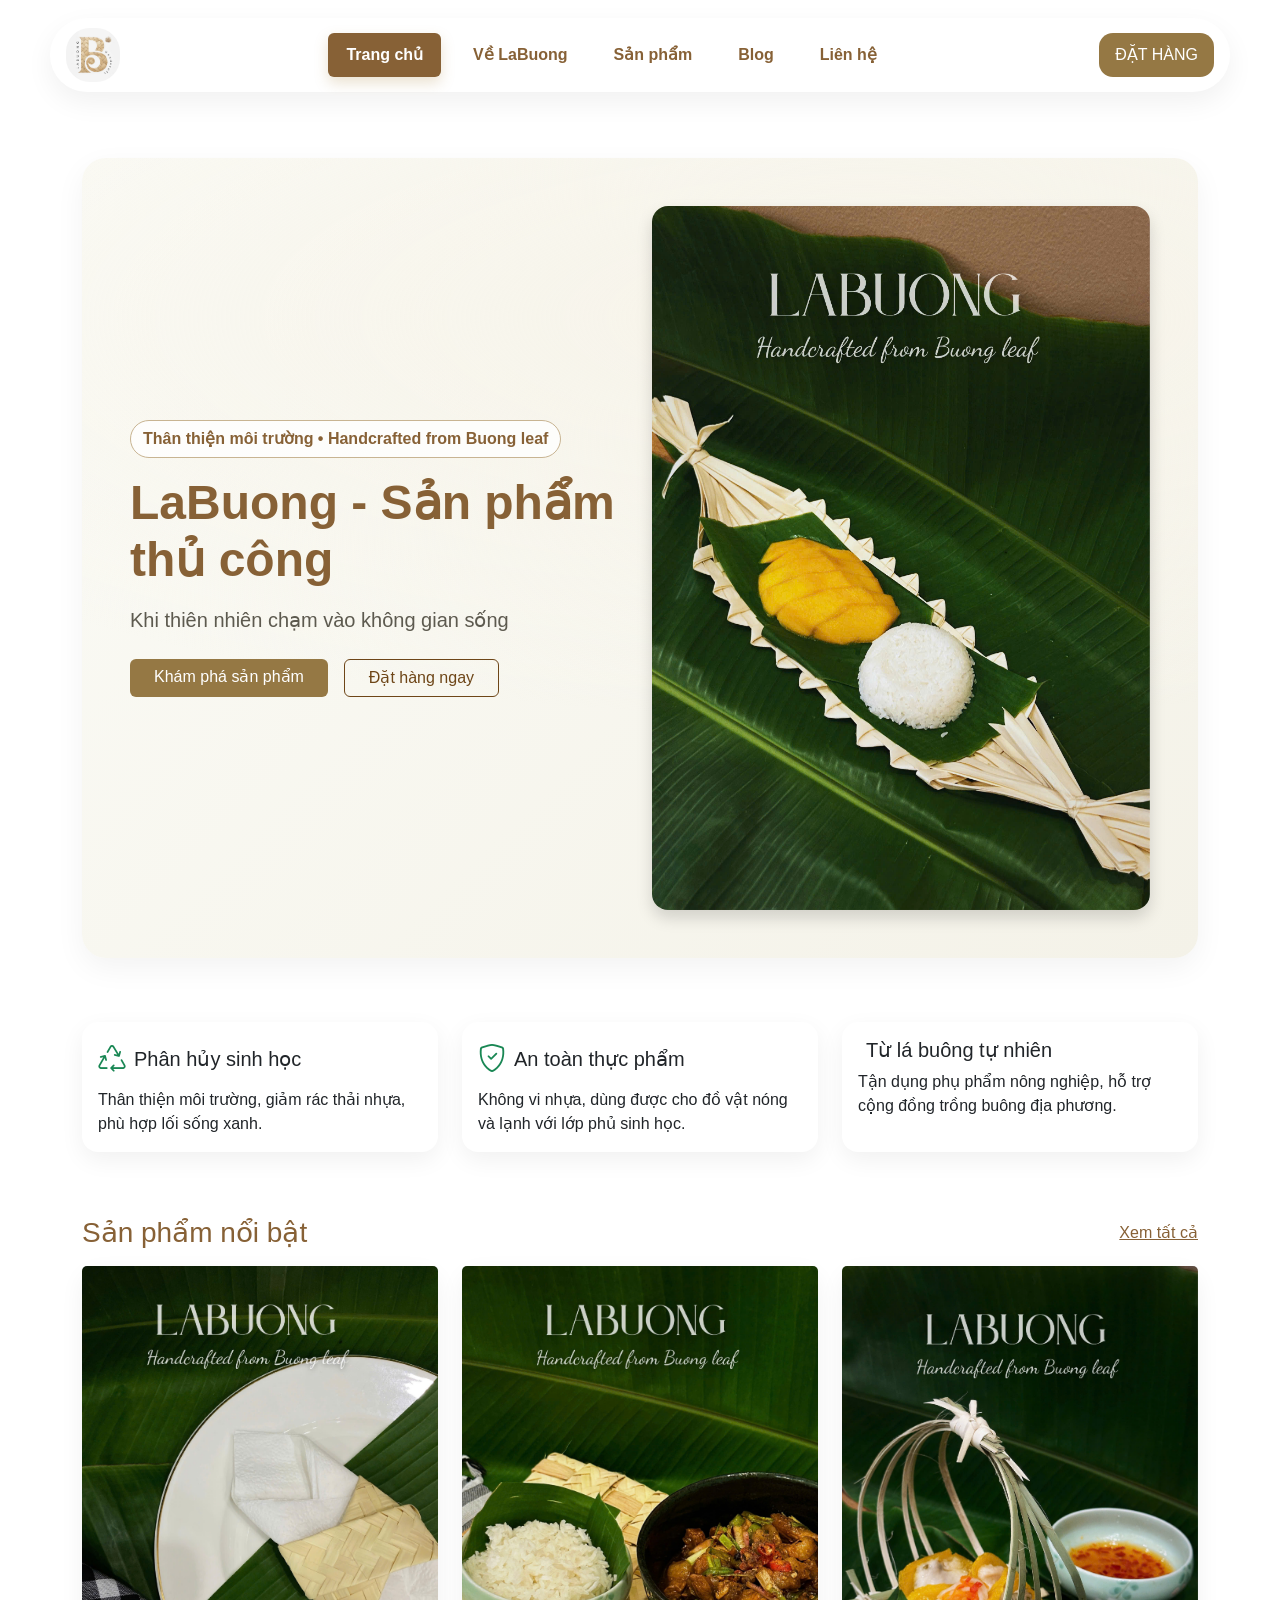
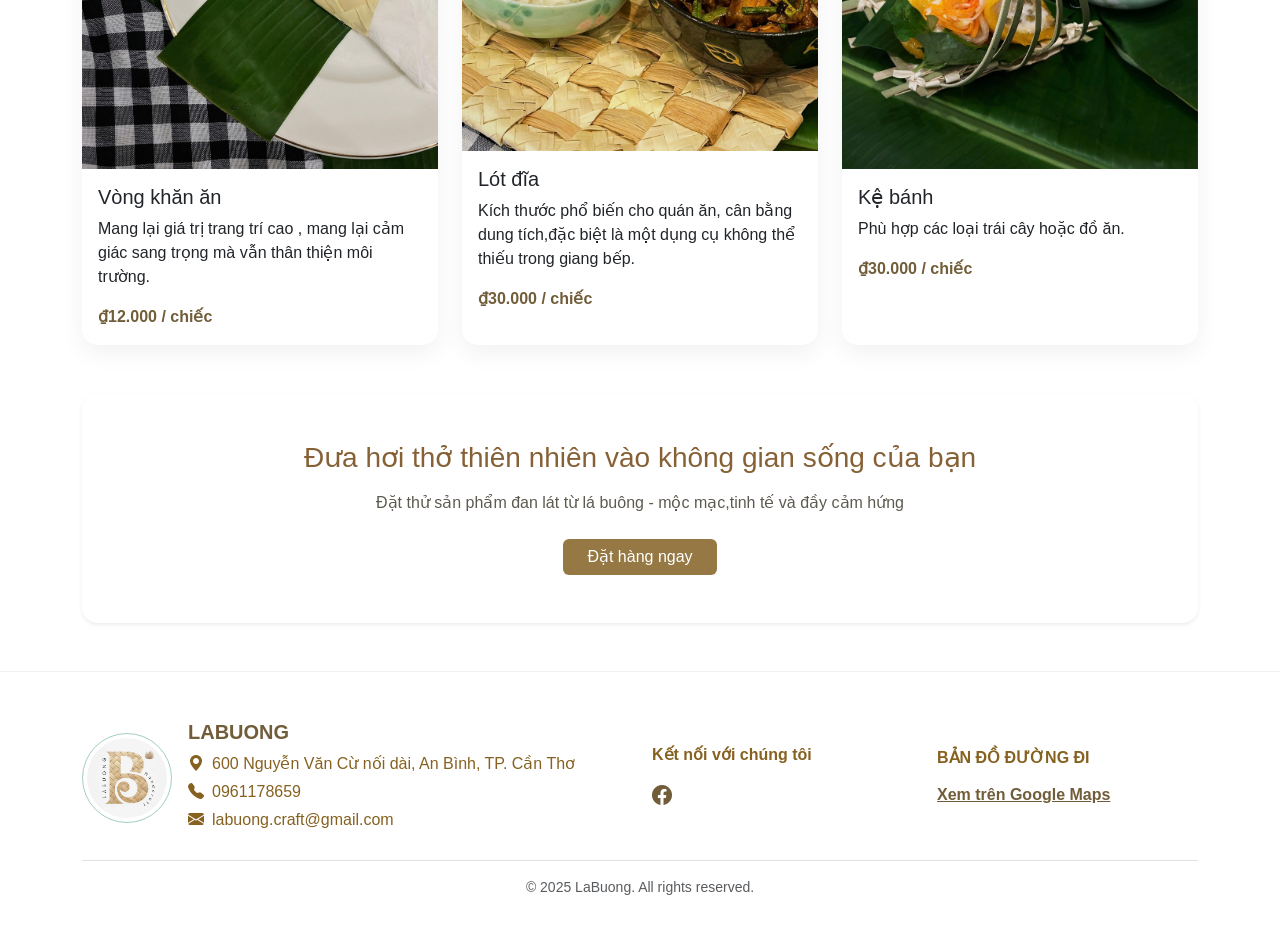
<file: index.html>
<!DOCTYPE html>
<html lang="vi">

<head>
  <meta charset="UTF-8">
  <title>LaBuong</title>
  <link href="https://cdn.jsdelivr.net/npm/bootstrap@5.3.3/dist/css/bootstrap.min.css" rel="stylesheet">
  <link rel="stylesheet" href="https://cdn.jsdelivr.net/npm/bootstrap-icons@1.11.3/font/bootstrap-icons.css">
  <link rel="stylesheet" href="style.css">
</head>

<body>
  <!-- Header nhúng trực tiếp -->
  <header class="site-header">
    <div class="container navbar-surface header-bar">
      <a href="index.html" class="logo">
        <img src="image/logoNew.jpg" alt="CocoLeaf logo" />
      </a>
      <nav class="primary-nav">
        <ul class="navbar-nav">
          <li><a class="nav-link nav-pill active" href="index.html">Trang chủ</a></li>
          <li><a class="nav-link" href="about.html">Về LaBuong</a></li>
          <li><a class="nav-link" href="product.html">Sản phẩm</a></li>
          <li><a class="nav-link" href="post.html">Blog</a></li>
          <li><a class="nav-link" href="contact.html">Liên hệ</a></li>
        </ul>
      </nav>
      <a href="order.html" class="btn btn-brown nav-pill">ĐẶT HÀNG</a>
    </div>
  </header>

  <!-- Nội dung chính -->
  <main class="container my-5">
    <!-- Hero -->
    <section class="hero p-5 p-md-6 mb-5">
      <div class="row align-items-center g-4">
        <div class="col-lg-6">
          <span class="hero-badge mb-3">Thân thiện môi trường • Handcrafted from Buong leaf</span>
          <h1 class="display-5 fw-bold section-title">LaBuong - Sản phẩm thủ công
           </h1>
          <p class="lead mt-3"> Khi thiên nhiên chạm vào không gian sống</p>
          <div class="mt-4 d-flex gap-3">
            <a href="product.html" class="btn btn-brown px-4">Khám phá sản phẩm</a>
            <a href="order.html" class="btn btn-outline-success px-4">Đặt hàng ngay</a>
          </div>
        </div>
        <div class="col-lg-6 text-center">
          <img src="image/z7483386958364_f513430d9e90dba95b7d3b74c8b69eb9.jpg" class="img-fluid rounded-4 shadow" alt="CocoCup product">
        </div>
      </div>
    </section>

    <!-- Features -->
    <section class="my-5 py-3">
      <div class="row g-4">
        <div class="col-md-4">
          <div class="card card-product h-100 p-3">
            <div class="d-flex align-items-center mb-2"><i class="bi bi-recycle fs-3 me-2 text-success"></i>
              <h5 class="mb-0">Phân hủy sinh học</h5>
            </div>
            <p class="mb-0">Thân thiện môi trường, giảm rác thải nhựa, phù hợp lối sống xanh.</p>
          </div>
        </div>
        <div class="col-md-4">
          <div class="card card-product h-100 p-3">
            <div class="d-flex align-items-center mb-2"><i class="bi bi-shield-check fs-3 me-2 text-success"></i>
              <h5 class="mb-0">An toàn thực phẩm</h5>
            </div>
            <p class="mb-0">Không vi nhựa, dùng được cho đồ vật nóng và lạnh với lớp phủ sinh học.</p>
          </div>
        </div>
        <div class="col-md-4">
          <div class="card card-product h-100 p-3">
            <div class="d-flex align-items-center mb-2"><i class="bi bi-leaf fs-3 me-2 text-success"></i>
              <h5 class="mb-0">Từ lá buông tự nhiên</h5>
            </div>
            <p class="mb-0">Tận dụng phụ phẩm nông nghiệp, hỗ trợ cộng đồng trồng buông địa phương.</p>
          </div>
        </div>
      </div>
    </section>

    <!-- Product preview -->
    <section class="my-5">
      <div class="d-flex justify-content-between align-items-center mb-3">
        <h3 class="section-title mb-0">Sản phẩm nổi bật</h3>
        <a href="product.html" class="text-decoration-underline" style="color: var(--brown-700);">Xem tất cả</a>
      </div>
      <div class="row g-4">
        <div class="col-md-4">
          <div class="card card-product h-100">
            <img src="image/z7483387037328_531377617c0e9192f4e3c647c2008e39.jpg" class="card-img-top" alt="SP1">
            <div class="card-body">
              <h5 class="card-title">Vòng khăn ăn</h5>
              <p class="card-text">Mang lại giá trị trang trí cao , mang lại cảm giác sang trọng mà vẫn thân thiện môi trường.</p>
              <div class="price">₫12.000 / chiếc</div>
            </div>
          </div>
        </div>
        <div class="col-md-4">
          <div class="card card-product h-100">
            <img src="image/z7483386965836_c47f318271d41ccf5db5e8cb5fc0133e.jpg" class="card-img-top" alt="SP2">
            <div class="card-body">
              <h5 class="card-title">Lót đĩa</h5>
              <p class="card-text">Kích thước phổ biến cho quán ăn, cân bằng dung tích,đặc biệt là một dụng cụ không thể thiếu trong giang bếp.</p>
              <div class="price">₫30.000 / chiếc</div>
            </div>
          </div>
        </div>
        <div class="col-md-4">
          <div class="card card-product h-100">
            <img src="image/z7483386972365_bd3897ea78c38d127efb589b744a88ca.jpg" class="card-img-top" alt="SP3">
            <div class="card-body">
              <h5 class="card-title">Kệ bánh</h5>
              <p class="card-text">Phù hợp các loại trái cây hoặc đồ ăn.</p>
              <div class="price">₫30.000 / chiếc</div>
            </div>
          </div>
        </div>
      </div>
    </section>

    <!-- CTA -->
    <section class="text-center my-5 py-5 bg-white rounded-4 shadow-sm">
      <h3 class="mb-3 section-title">Đưa hơi thở thiên nhiên vào không gian sống của bạn </h3>
      <p class="mb-4">Đặt thử sản phẩm đan lát từ lá buông - mộc mạc,tinh tế và đầy cảm hứng </p>
      <a href="order.html" class="btn btn-brown px-4">Đặt hàng ngay</a>
    </section>
  </main>

  <div id="footer"></div>


  </div>
  <script>
    async function loadComponent(id, file) { try { const res = await fetch(file); if (!res.ok) throw new Error(); document.getElementById(id).innerHTML = await res.text(); } catch (e) { console.warn('Component load failed:', file, e); document.getElementById(id).innerHTML = ''; } }
    loadComponent('footer', 'footer.html');
  </script>
  <script>
    async function loadComponent(id, file) {
      try {
        const res = await fetch(file);
        if (!res.ok) throw new Error("Không load được " + file);
        document.getElementById(id).innerHTML = await res.text();

        // 👉 Nếu vừa load header thì chạy highlight menu
        if (id === "header") {
          highlightMenu();
        }
      } catch (err) {
        console.warn("Component load failed:", file, err);
        // Không hiện lỗi ra giao diện để tránh gây khó chịu khi mở file trực tiếp
        document.getElementById(id).innerHTML = "";
      }
    }

    function highlightMenu() {
      const currentPath = window.location.pathname.split("/").pop() || "index.html";
      document.querySelectorAll(".navbar-nav .nav-link").forEach(link => {
        const linkPath = link.getAttribute("href").split("/").pop();
        if (linkPath === currentPath) {
          link.classList.add("active");
        }
      });
    }

    // Tạm thời không load footer.html để minh họa, sau đó bạn có thể bật lại
    // loadComponent("footer", "footer.html");
  </script>

  <script src="https://cdn.jsdelivr.net/npm/bootstrap@5.3.3/dist/js/bootstrap.bundle.min.js"></script>
  <script>
    // Highlight tab and animate indicator
    (function () {
      const currentPath = window.location.pathname.split("/").pop() || "index.html";
      const nav = document.querySelector('.navbar-nav');
      const indicator = nav?.querySelector('.nav-indicator');
      const items = nav?.querySelectorAll('.nav-link.nav-pill');
      let activeEl = null;
      items?.forEach(link => {
        const linkPath = link.getAttribute("href").split('/').pop();
        if (linkPath === currentPath) { link.classList.add('active'); activeEl = link; }
        link.addEventListener('mouseenter', () => moveIndicator(link));
        link.addEventListener('focus', () => moveIndicator(link));
      });
      nav?.addEventListener('mouseleave', () => { if (activeEl) moveIndicator(activeEl); });
      function moveIndicator(el) {
        if (!indicator) return; indicator.style.display = 'block';
        const rect = el.getBoundingClientRect();
        const parentRect = nav.getBoundingClientRect();
        const x = rect.left - parentRect.left; const w = rect.width;
        indicator.style.transform = `translate(${x}px, -50%)`;
        indicator.style.width = `${w}px`;
      }
      if (activeEl) moveIndicator(activeEl);
    })();
  </script>
</body>

</html>
</file>
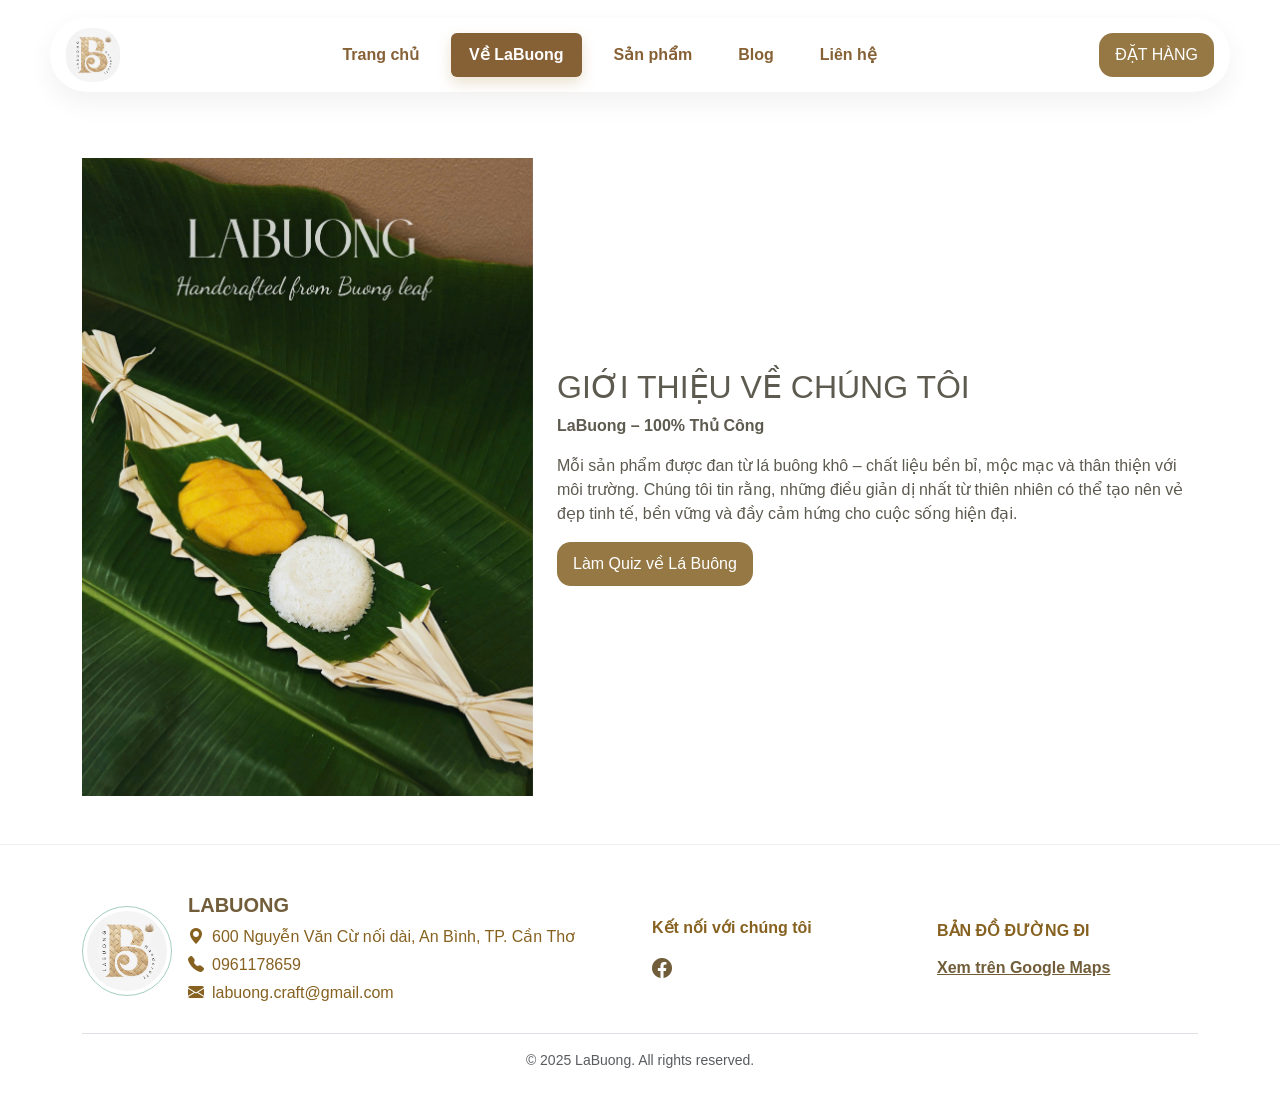
<file: about.html>
<!DOCTYPE html>
<html lang="vi">
<head>
  <meta charset="UTF-8">
  <title>LaBuong</title>
  <link href="https://cdn.jsdelivr.net/npm/bootstrap@5.3.3/dist/css/bootstrap.min.css" rel="stylesheet">
  <link rel="stylesheet" href="https://cdn.jsdelivr.net/npm/bootstrap-icons@1.11.3/font/bootstrap-icons.css">
  <link rel="stylesheet" href="style.css">
</head>
<body>
  <header class="site-header">
    <div class="container navbar-surface header-bar">
      <a href="index.html" class="logo">
        <img src="image/logoNew.jpg" alt="CocoLeaf logo" />
      </a>
      <nav class="primary-nav">
        <ul class="navbar-nav">
          <li><a class="nav-link" href="index.html">Trang chủ</a></li>
          <li><a class="nav-link nav-pill active" href="about.html">Về LaBuong</a></li>
          <li><a class="nav-link" href="product.html">Sản phẩm</a></li>
          <li><a class="nav-link" href="post.html">Blog</a></li>
          <li><a class="nav-link" href="contact.html">Liên hệ</a></li>
        </ul>
      </nav>
      <a href="order.html" class="btn btn-brown nav-pill">ĐẶT HÀNG</a>
    </div>
  </header>

  <!-- Nội dung chính -->
  <main class="container my-5">
    <div class="row align-items-center">
      <div class="col-md-5">
        <img src="image/z7483386958364_f513430d9e90dba95b7d3b74c8b69eb9.jpg" class="img-fluid" alt="Coconut Leaf Cup">
      </div>
      <div class="col-md-7">
        <h2>GIỚI THIỆU VỀ CHÚNG TÔI</h2>
        <p><strong>LaBuong – 100% Thủ Công</strong></p>
        <p>Mỗi sản phẩm được đan từ lá buông khô – chất liệu bền bỉ, mộc mạc và thân thiện với môi trường. Chúng tôi tin rằng, những điều giản dị nhất từ thiên nhiên có thể tạo nên vẻ đẹp tinh tế, bền vững và đầy cảm hứng cho cuộc sống hiện đại.</p>
      <a href="quiz.html" class="btn btn-brown nav-pill">Làm Quiz về Lá Buông</a>
      </div>
    </div>
  </main>

  <!-- Footer sẽ load ở đây -->
  <div id="footer"></div>

<script>
  async function loadComponent(id, file) {
    try {
      const res = await fetch(file);
      if (!res.ok) throw new Error("Không load được " + file);
      document.getElementById(id).innerHTML = await res.text();

      // 👉 Nếu vừa load header thì chạy highlight menu
      if (id === "header") {
        highlightMenu();
      }
    } catch (err) {
      console.warn("Component load failed:", file, err);
      document.getElementById(id).innerHTML = "";
    }
  }

  function highlightMenu() {
    const currentPath = window.location.pathname.split("/").pop() || "index.html";
    document.querySelectorAll(".navbar-nav .nav-link").forEach(link => {
      const linkPath = link.getAttribute("href").split("/").pop();
      if (linkPath === currentPath) {
        link.classList.add("active");
      }
    });
  }

  loadComponent("footer", "footer.html");
</script>




  <script src="https://cdn.jsdelivr.net/npm/bootstrap@5.3.3/dist/js/bootstrap.bundle.min.js"></script>
  <script>(function(){const currentPath=window.location.pathname.split('/').pop()||'index.html';const nav=document.querySelector('.navbar-nav');const indicator=nav?.querySelector('.nav-indicator');const items=nav?.querySelectorAll('.nav-link.nav-pill');let activeEl=null;items?.forEach(link=>{const linkPath=link.getAttribute('href').split('/').pop();if(linkPath===currentPath){link.classList.add('active');activeEl=link;}link.addEventListener('mouseenter',()=>moveIndicator(link));link.addEventListener('focus',()=>moveIndicator(link));});nav?.addEventListener('mouseleave',()=>{if(activeEl)moveIndicator(activeEl);});function moveIndicator(el){if(!indicator)return;indicator.style.display='block';const rect=el.getBoundingClientRect();const parentRect=nav.getBoundingClientRect();const x=rect.left-parentRect.left;const w=rect.width;indicator.style.transform=`translate(${x}px, -50%)`;indicator.style.width=`${w}px`;}if(activeEl)moveIndicator(activeEl);})();</script>
</body>
</html>
</file>
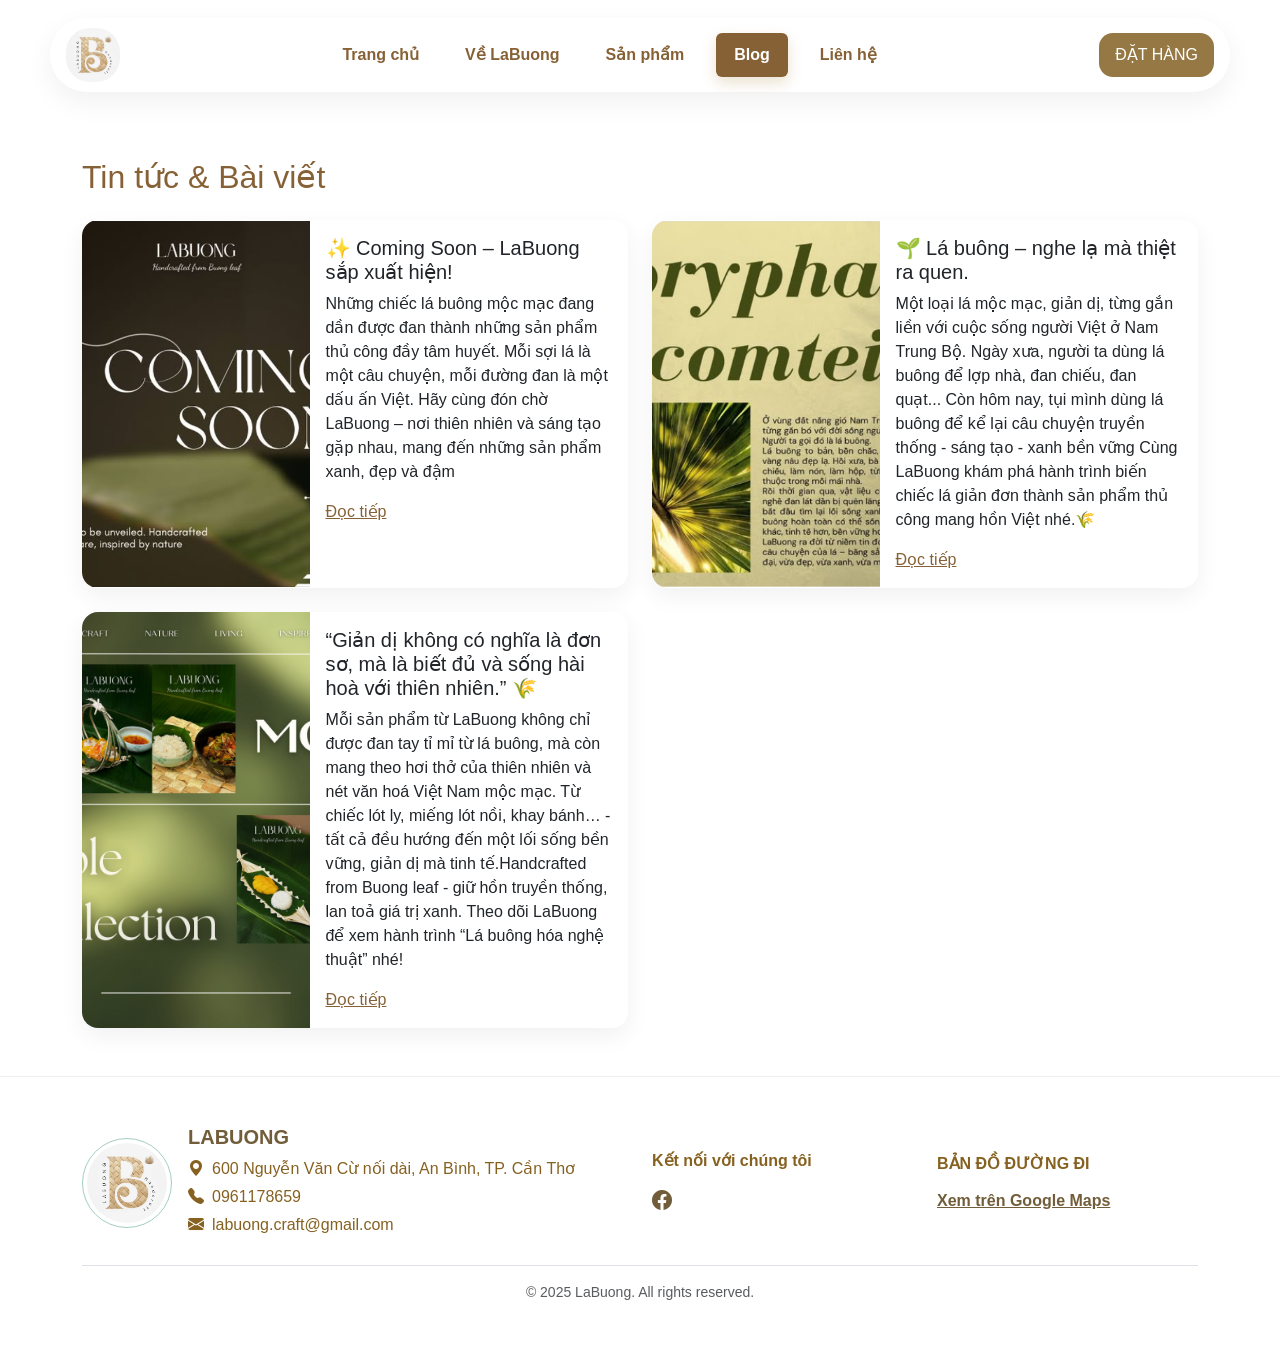
<file: post.html>
<!DOCTYPE html>
<html lang="vi">
<head>
  <meta charset="UTF-8">
  <title>Tin tức - LaBuong</title>
  <link href="https://cdn.jsdelivr.net/npm/bootstrap@5.3.3/dist/css/bootstrap.min.css" rel="stylesheet">
  <link rel="stylesheet" href="https://cdn.jsdelivr.net/npm/bootstrap-icons@1.11.3/font/bootstrap-icons.css">
  <link rel="stylesheet" href="style.css">
</head>
<body>
  <header class="site-header">
    <div class="container navbar-surface header-bar">
      <a href="index.html" class="logo">
        <img src="image/logoNew.jpg" alt="CocoLeaf logo" />
      </a>
      <nav class="primary-nav">
        <ul class="navbar-nav">
          <li><a class="nav-link" href="index.html">Trang chủ</a></li>
          <li><a class="nav-link" href="about.html">Về LaBuong</a></li>
          <li><a class="nav-link" href="product.html">Sản phẩm</a></li>
          <li><a class="nav-link nav-pill active" href="post.html">Blog</a></li>
          <li><a class="nav-link" href="contact.html">Liên hệ</a></li>
        </ul>
      </nav>
      <a href="order.html" class="btn btn-brown nav-pill">ĐẶT HÀNG</a>
    </div>
  </header>

  <main class="container my-5">
    <h2 class="section-title mb-4">Tin tức & Bài viết</h2>
    <div class="row g-4">
      <div class="col-md-6">
        <article class="card card-product h-100 overflow-hidden">
          <div class="row g-0 h-100">
            <div class="col-5">
              <img src="image/image1.png" class="w-100 h-100 object-fit-cover" alt="news">
            </div>
            <div class="col-7">
              <div class="card-body">
                <h5 class="card-title">✨ Coming Soon – LaBuong sắp xuất hiện!</h5>
                <p class="card-text">Những chiếc lá buông mộc mạc đang dần được đan thành những sản phẩm thủ công đầy tâm huyết.
Mỗi sợi lá là một câu chuyện, mỗi đường đan là một dấu ấn Việt.
Hãy cùng đón chờ LaBuong – nơi thiên nhiên và sáng tạo gặp nhau, mang đến những sản phẩm xanh, đẹp và đậm</p>
                <a href="#" class="text-decoration-underline" style="color: var(--brown-700);">Đọc tiếp</a>
              </div>
            </div>
          </div>
        </article>
      </div>
      <div class="col-md-6">
        <article class="card card-product h-100 overflow-hidden">
          <div class="row g-0 h-100">
            <div class="col-5">
              <img src="image/image.png" class="w-100 h-100 object-fit-cover" alt="news">
            </div>
            <div class="col-7">
              <div class="card-body">
                <h5 class="card-title">🌱 Lá buông – nghe lạ mà thiệt ra quen.</h5>
                <p class="card-text">Một loại lá mộc mạc, giản dị, từng gắn liền với cuộc sống người Việt ở Nam Trung Bộ.
Ngày xưa, người ta dùng lá buông để lợp nhà, đan chiếu, đan quạt...
Còn hôm nay, tụi mình dùng lá buông để kể lại câu chuyện truyền thống - sáng tạo - xanh bền vững Cùng LaBuong khám phá hành trình biến chiếc lá giản đơn thành sản phẩm thủ công mang hồn Việt nhé.🌾</p>
                <a href="#" class="text-decoration-underline" style="color: var(--brown-700);">Đọc tiếp</a>
              </div>
            </div>
          </div>
        </article>
      </div>
      <div class="col-md-6">
        <article class="card card-product h-100 overflow-hidden">
          <div class="row g-0 h-100">
            <div class="col-5">
              <img src="image/image2.png" class="w-100 h-100 object-fit-cover" alt="news">
            </div>
            <div class="col-7">
              <div class="card-body">
                <h5 class="card-title">“Giản dị không có nghĩa là đơn sơ,
 mà là biết đủ và sống hài hoà với thiên nhiên.” 🌾</h5>
                <p class="card-text">Mỗi sản phẩm từ LaBuong không chỉ được đan tay tỉ mỉ từ lá buông, mà còn mang theo hơi thở của thiên nhiên và nét văn hoá Việt Nam mộc mạc.
Từ chiếc lót ly, miếng lót nồi, khay bánh… - tất cả đều hướng đến một lối sống bền vững, giản dị mà tinh tế.Handcrafted from Buong leaf - giữ hồn truyền thống, lan toả giá trị xanh.
Theo dõi LaBuong để xem hành trình “Lá buông hóa nghệ thuật” nhé!</p>
                <a href="#" class="text-decoration-underline" style="color: var(--brown-700);">Đọc tiếp</a>
              </div>
            </div>
          </div>
        </article>
      </div>
    </div>
  </main>

  <div id="footer"></div>

  <script>
    async function loadComponent(id, file) { try { const r = await fetch(file); if (!r.ok) throw new Error(); document.getElementById(id).innerHTML = await r.text(); } catch(e){ console.warn('Component load failed:', file, e); document.getElementById(id).innerHTML = ''; } }
    loadComponent('footer','footer.html');
  </script>
  <script src="https://cdn.jsdelivr.net/npm/bootstrap@5.3.3/dist/js/bootstrap.bundle.min.js"></script>
  <script>(function(){const currentPath=window.location.pathname.split('/').pop()||'index.html';const nav=document.querySelector('.navbar-nav');const indicator=nav?.querySelector('.nav-indicator');const items=nav?.querySelectorAll('.nav-link.nav-pill');let activeEl=null;items?.forEach(link=>{const linkPath=link.getAttribute('href').split('/').pop();if(linkPath===currentPath){link.classList.add('active');activeEl=link;}link.addEventListener('mouseenter',()=>moveIndicator(link));link.addEventListener('focus',()=>moveIndicator(link));});nav?.addEventListener('mouseleave',()=>{if(activeEl)moveIndicator(activeEl);});function moveIndicator(el){if(!indicator)return;indicator.style.display='block';const rect=el.getBoundingClientRect();const parentRect=nav.getBoundingClientRect();const x=rect.left-parentRect.left;const w=rect.width;indicator.style.transform=`translate(${x}px, -50%)`;indicator.style.width=`${w}px`;}if(activeEl)moveIndicator(activeEl);})();</script>
</body>
</html>
</file>
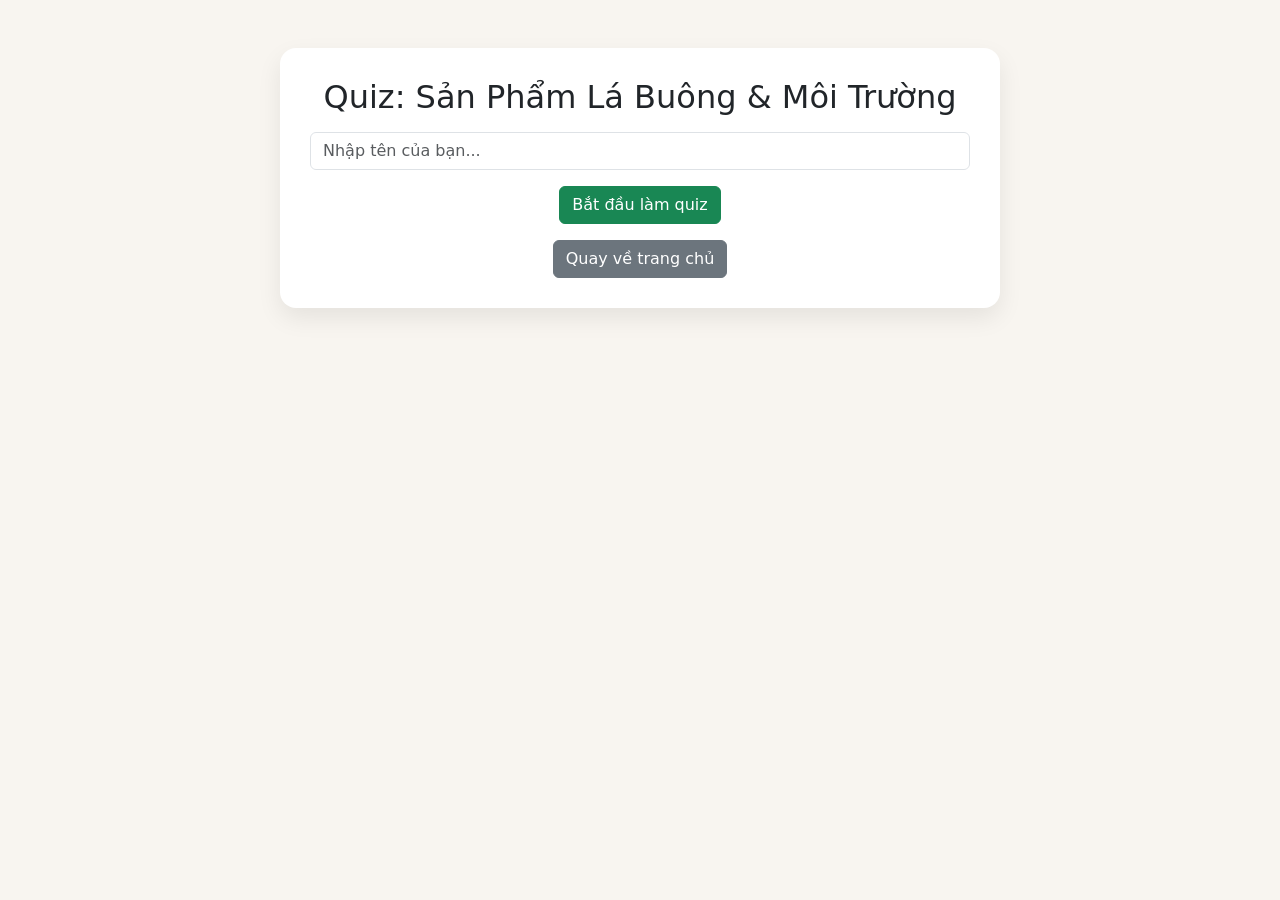
<file: quiz.html>
<!DOCTYPE html>
<html lang="vi">
<head>
<meta charset="UTF-8" />
<title>Quiz: Sản Phẩm Từ Lá Buông & Môi Trường</title>
<meta name="viewport" content="width=device-width, initial-scale=1.0" />
<link href="https://cdn.jsdelivr.net/npm/bootstrap@5.3.3/dist/css/bootstrap.min.css" rel="stylesheet">

<style>
body { background:#f8f5f0; }
.quiz-box{
    max-width:720px;
    margin:auto;
    background:white;
    padding:30px;
    border-radius:16px;
    box-shadow:0 10px 25px rgba(0,0,0,0.08);
    overflow:hidden;
}
.fade-slide{ animation: fadeSlide 0.4s ease; }
@keyframes fadeSlide{
    from{opacity:0; transform:translateX(20px);}
    to{opacity:1; transform:translateX(0);}
}
.option{
    border:1px solid #ddd;
    padding:10px 15px;
    border-radius:8px;
    margin-bottom:10px;
    cursor:pointer;
    transition:0.2s;
}
.option:hover{background:#f1f1f1;}
.correct{background:#d4edda;border-color:#28a745;color:#155724;}
.wrong{background:#f8d7da;border-color:#dc3545;color:#721c24;}
.timer{font-weight:600;color:#dc3545;}
.result-box{display:none;}
</style>
</head>

<body>
<div class="container my-5">
<div class="quiz-box text-center">

<h2 class="mb-3">Quiz: Sản Phẩm Lá Buông & Môi Trường</h2>

<div id="startBox">
    <input id="playerName" class="form-control mb-3" placeholder="Nhập tên của bạn..." />
    <button class="btn btn-success" onclick="startQuiz()">Bắt đầu làm quiz</button>
</div>

<div id="quizArea" style="display:none;">
    <div class="d-flex justify-content-between mb-3">
        <div id="progress" class="fw-bold"></div>
        <div>Thời gian: <span class="timer" id="time">30</span>s</div>
    </div>
    <div id="questionBox" class="mt-3 fw-bold fs-5 text-start"></div>
    <div id="optionsBox" class="mt-3 text-start"></div>
</div>

<div id="resultBox" class="result-box mt-4 alert alert-info"></div>

<a href="index.html" class="btn btn-secondary mt-3">Quay về trang chủ</a>

</div>
</div>

<script>
const quiz = [
 {q:"Sản phẩm nào sau đây thường được đan thủ công từ lá buông để bảo vệ mặt bàn?", options:["Lót ly (đế lót ly)","Khăn trải bàn nilon","Thớt nhựa"], answer:0},
 {q:"Sử dụng túi xách làm từ lá buông mang lại lợi ích gì cho môi trường?", options:["Gây ô nhiễm đất","Phân hủy sinh học tự nhiên","Khó phân hủy hơn túi nilon"], answer:1},
 {q:"Giỏ đựng đồ ăn bằng lá buông thường được ưa chuộng vì đặc điểm nào?", options:["Giữ nhiệt cực lâu như hộp xốp","Chứa nhiều hóa chất bảo quản","An toàn cho sức khỏe và thân thiện môi trường"], answer:2},
 {q:"Việc dùng các vật dụng đan lát từ lá buông thay thế đồ nhựa dùng một lần giúp ích gì?", options:["Tốn kém chi phí xử lý rác","Giảm thiểu rác thải nhựa ra môi trường","Làm tăng hiệu ứng nhà kính"], answer:1},
 {q:"Ngoài lót ly và túi xách, lá buông còn được ứng dụng phổ biến để làm gì?", options:["Đan nón (mũ), chiếu và giỏ xách","Sản xuất áo mưa","Chế tạo vỏ điện thoại"], answer:0},
 {q:"Đặc tính tự nhiên nào của lá buông giúp các sản phẩm như giỏ, túi có độ bền cao?", options:["Nhanh tan khi gặp nước","Sợi lá dai, dẻo và chịu lực tốt","Cứng như kim loại, không thể uốn cong"], answer:1},
 {q:"Thay vì dùng hộp xốp dùng một lần, việc dùng giỏ đan từ lá buông để đựng đồ ăn khô mang lại lợi ích gì?", options:["Sinh ra vi nhựa khi sử dụng", "An toàn cho sức khỏe và dễ dàng phân hủy sinh học", "Làm đồ ăn nhanh hỏng hơn"], answer:1},
 {q:"Khi giỏ đựng đồ ăn từ lá buông cũ hỏng, chúng ta có thể xử lý thế nào để bảo vệ môi trường?", options:["Đốt tạo khí độc","Vứt xuống cống rãnh","Ủ làm phân bón hữu cơ (compost)"], answer:2},
 {q:"Xu hướng sử dụng túi xách lá buông trong thời trang hiện nay thể hiện điều gì?", options:["Phong cách sống xanh và trân trọng nghề thủ công","Sự lãng phí tài nguyên thiên nhiên","Thiếu tính thẩm mỹ và lạc hậu"], answer:0},
 {q:"Để các sản phẩm từ lá buông (như giỏ, túi) bền đẹp lâu hơn, người dùng nên bảo quản thế nào?", options:["Ngâm trong nước thường xuyên","Để nơi khô ráo, thoáng mát và tránh ẩm mốc","Phơi dưới nắng gắt liên tục nhiều ngày"], answer:1}
];

let current=0, score=0, timer, timeLeft=30, player="";

function startQuiz(){
    player=document.getElementById("playerName").value||"Người chơi";
    document.getElementById("startBox").style.display="none";
    document.getElementById("quizArea").style.display="block";
    loadQuestion();
}

function loadQuestion(){
    const q=quiz[current];
    document.getElementById("progress").innerText=`Câu ${current+1}/10`;
    const qBox=document.getElementById("questionBox");
    const oBox=document.getElementById("optionsBox");
    qBox.className="fade-slide";
    oBox.className="fade-slide";
    qBox.innerHTML=`<p>${q.q}</p>`;
    oBox.innerHTML="";

    q.options.forEach((opt,i)=>{
        const div=document.createElement("div");
        div.className="option";
        div.innerText=opt;
        // Sửa hàm onClick để chặn click nhiều lần
        div.onclick=function() { selectAnswer(div,i); };
        oBox.appendChild(div);
    });

    startTimer();
}

function startTimer(){
    timeLeft=30; // Chỉnh thời gian đếm ngược về 30s
    document.getElementById("time").innerText=timeLeft;
    timer=setInterval(()=>{
        timeLeft--;
        document.getElementById("time").innerText=timeLeft;
        if(timeLeft<=0){
            clearInterval(timer);
            autoWrong();
        }
    },1000);
}

function autoWrong(){
    const correctIndex=quiz[current].answer;
    const options=document.querySelectorAll(".option");
    options.forEach(o=>o.onclick=null);
    options[correctIndex].classList.add("correct");
    setTimeout(nextQuestion, 2000); // Tự động chuyển câu sau 2 giây
}

function selectAnswer(el,index){
    clearInterval(timer);
    const correctIndex=quiz[current].answer;
    const options=document.querySelectorAll(".option");
    options.forEach(o=>o.onclick=null);

    if(index===correctIndex){
        el.classList.add("correct");
        score++;
    }else{
        el.classList.add("wrong");
        options[correctIndex].classList.add("correct");
    }

    setTimeout(nextQuestion, 2000); // Chuyển sang câu sau 2 giây để người chơi kịp nhìn đáp án
}

function nextQuestion(){
    current++;
    if(current<quiz.length) loadQuestion();
    else showResult();
}

function showResult(){
    document.getElementById("quizArea").style.display="none";
    const box=document.getElementById("resultBox");
    box.style.display="block";
    
    let message = "";
    if(score === 10) message = "Tuyệt vời! Bạn là chuyên gia về lối sống xanh!";
    else if(score >= 5) message = "Làm tốt lắm! Bạn có kiến thức rất tốt về sản phẩm tự nhiên.";
    else message = "Cố gắng lên! Hãy tìm hiểu thêm về các sản phẩm thân thiện với môi trường nhé.";

    box.innerHTML=`<strong>${player}</strong>, bạn đã hoàn thành Quiz!<br>Điểm của bạn: <strong>${score}/10</strong>.<br><em>${message}</em>`;
}
</script>
</body>
</html>
</file>
<file: style.css>
body {
  margin: 0;
  font-family: Arial, sans-serif;
  background: #ffffff;
  color: #5d5a4f;
}

/* Header */
header {
  background: transparent !important;
  display: flex;
  justify-content: space-between;
  align-items: center;
  padding: 0;
}

header .logo img {
  height: 54px;
}

nav ul {
  list-style: none;
  display: flex;
  gap: 20px;
}

nav ul li a {
  text-decoration: none;
  font-weight: bold;
  color: black;
}

/* Main */
.intro {
  display: flex;
  align-items: center;
  padding: 40px 80px;
  gap: 50px;
}

.intro img {
  width: 250px;
}

.intro-text h2 {
  margin-bottom: 15px;
}

/* Footer */
footer, .custom-footer {
  /* Ghi đè màu nền */
  background: #ffffff !important; 
  /* Ghi đè màu chữ */
  color: #866120 !important; 
  display: block;
  padding: 20px 0;
  margin-top: 40px;
  border-top: 1px solid #edf1ee;
}

.footer-left {
  max-width: 60%;
}

.footer-logo {
  height: 40px;
}

.social-icons img {
  height: 20px;
  margin-right: 10px;
}

footer a, .custom-footer a {
  text-decoration: none;
  font-weight: bold;
  color: #c8b492;
}

footer a:hover, .custom-footer a:hover {
  color: #8f693d;
}

/* Navbar active */
.nav-link.active,
.navbar-nav .nav-link.active {
  font-weight: bold;
  color: #fff !important;
  background: #c8b492 !important;
  border-radius: 6px;
}

/* Theme tokens derived from cup brown */
:root {
  --brown-50: #f7f4ea;
  --brown-100: #c8b492;
  --brown-200: #c8b492;
  --brown-300: #ae853d;
  --brown-400: #ae8745;
  --brown-500: #957844; /* primary */
  --brown-600: #715d39;
  --brown-700: #876136;
  --accent-gold: #d9b76e;
}

.navbar-surface {
  background: #ffffff;
  backdrop-filter: blur(6px);
  border-radius: 18px;
  box-shadow: 0 10px 28px rgba(0,0,0,.06);
}

.nav-pill {
  border-radius: 14px;
  padding: 10px 18px !important;
}

.nav-pill.active {
  background: var(--brown-700) !important;
  color: #fff !important;
  box-shadow: 0 6px 14px rgba(175, 139, 72, 0.25);
}

/* Moving indicator for navbar */
.navbar-nav { position: relative; }
.nav-indicator {
  position: absolute;
  top: 50%;
  left: 0;
  transform: translate(0, -50%);
  height: 42px;
  width: 0;
  background: var(--brown-700);
  border-radius: 14px;
  box-shadow: 0 8px 18px rgba(175, 139, 72, 0.25);
  transition: transform .25s ease, width .25s ease;
  z-index: 0;
  display: none;
}
.navbar-nav .nav-link, .navbar-nav .btn { position: relative; z-index: 1; }

.btn-brown {
  background: var(--brown-500);
  color: #fff;
  border: none;
  transition: transform .2s ease, box-shadow .2s ease;
}

.btn-brown:hover {
  transform: translateY(-2px);
  box-shadow: 0 8px 20px rgba(175, 139, 72, 0.25);
}

.hero {
  position: relative;
  background: radial-gradient(1200px 400px at 70% 20%, var(--brown-50), transparent),
              linear-gradient(135deg, #fbfbf6 0%, #f4f2e8 100%);
  border-radius: 24px;
  overflow: hidden;
  box-shadow: 0 10px 30px rgba(0,0,0,.05);
}

.hero-badge {
  display: inline-block;
  background: #ffffffcc;
  color: var(--brown-700);
  border: 1px solid var(--brown-100);
  padding: 6px 12px;
  border-radius: 999px;
  font-weight: 600;
}

.card-product {
  border: 0;
  border-radius: 16px;
  box-shadow: 0 8px 24px rgba(0,0,0,.06);
  transition: transform .2s ease, box-shadow .2s ease;
}

.card-product:hover {
  transform: translateY(-6px);
  box-shadow: 0 14px 36px rgba(0,0,0,.12);
}

.card-product .price {
  color: var(--brown-600);
  font-weight: 700;
}

.section-title {
  color: var(--brown-700);
}

/* Layout tổng cho header giống hình 1 */
.site-header {
  background: transparent;
  padding: 18px 16px;
  position: sticky;
  top: 0;
  z-index: 100;
  margin-bottom: 16px;
}

/* Khung trắng bo tròn, đổ bóng */
.header-bar {
  max-width: 1180px;
  margin: 0 auto;
  display: flex;
  align-items: center;
  justify-content: space-between;
  padding: 10px 16px;
  border-radius: 999px;
  background: #fff;
  box-shadow: 0 10px 28px rgba(0,0,0,.06);
  gap: 16px;
}

/* Logo trái */
.logo img {
  height: 54px;
  border-radius: 24px;
}

/* Nav giữa */
.primary-nav { 
  flex: 1;
  display: flex;
  justify-content: center;
}
.navbar-nav {
  display: flex;
  align-items: center;
  gap: 18px;
  margin: 0;
  padding: 0;
  list-style: none;
  position: relative;
}
.header-bar .navbar-nav { flex-direction: row !important; }
.header-bar .navbar-nav li { display: inline-flex; }
.header-bar .navbar-nav .nav-link { display: inline-flex; align-items: center; }
.navbar-nav .nav-link {
  text-decoration: none;
  font-weight: 600;
  color: var(--brown-700);
  padding: 10px 14px;
  border-radius: 14px;
  display: inline-block;
}
.navbar-nav .nav-link:hover { background: var(--brown-50); }

/* Pill xanh cho mục active */
.navbar-nav .nav-link.active {
  background: var(--brown-700) !important;
  color: #fff !important;
  box-shadow: 0 6px 14px rgba(175, 139, 72, 0.25);
}

/* CTA phải */
.btn.btn-brown.nav-pill {
  padding: 10px 16px !important;
  border-radius: 14px;
}
/* Ghi đè màu xanh mặc định cho các nút outline-success */
.btn-outline-success {
  color: #6e4618 !important;
  border-color: #6e4618 !important;
}

.btn-outline-success:hover,
.btn-outline-success:focus,
.btn-outline-success:active {
  background-color: #6e4618 !important;
  color: #fff !important;
  border-color: #6e4618 !important;
}


/* Responsive */
@media (max-width: 992px) {
  .header-bar { padding: 8px 10px; }
  .primary-nav { justify-content: flex-start; }
  .navbar-nav { gap: 10px; overflow-x: auto; scrollbar-width: none; }
  .navbar-nav::-webkit-scrollbar { display: none; }
  .btn.btn-brown.nav-pill { display: none; }
}
</file>
